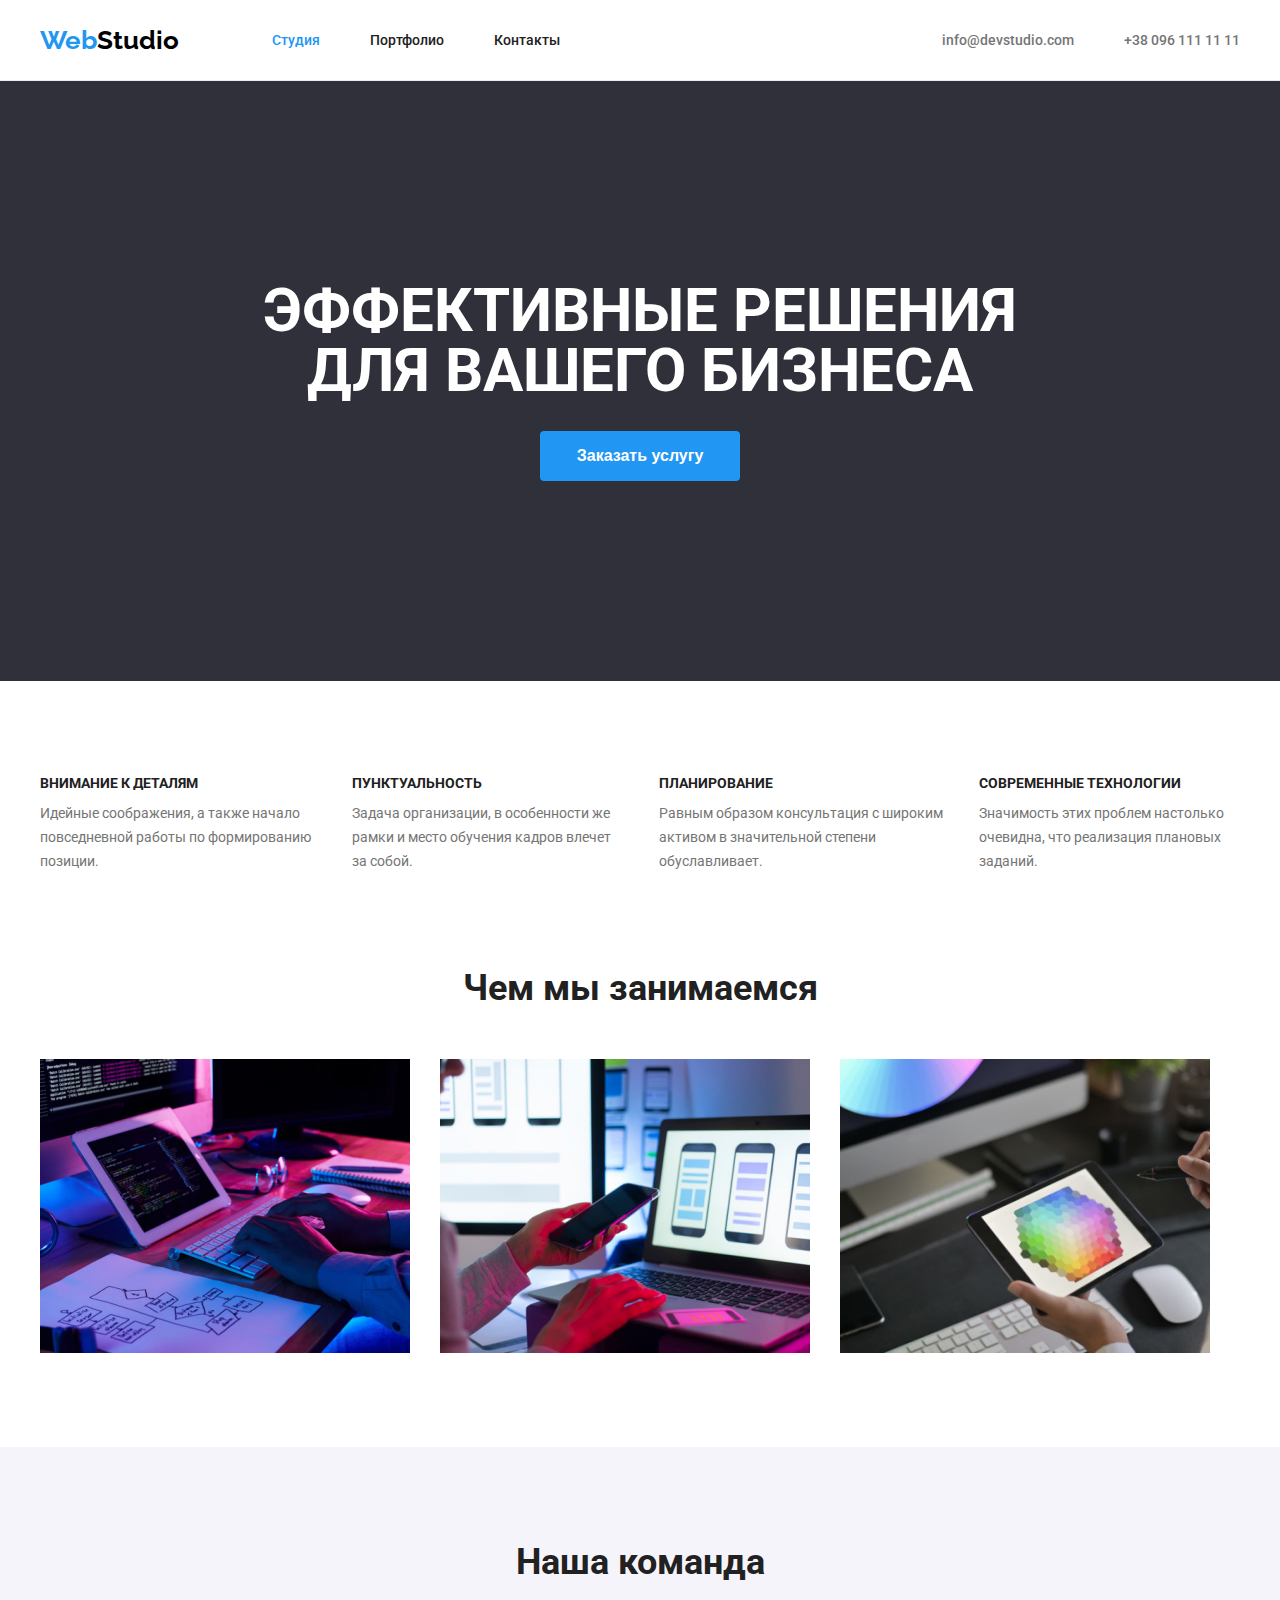
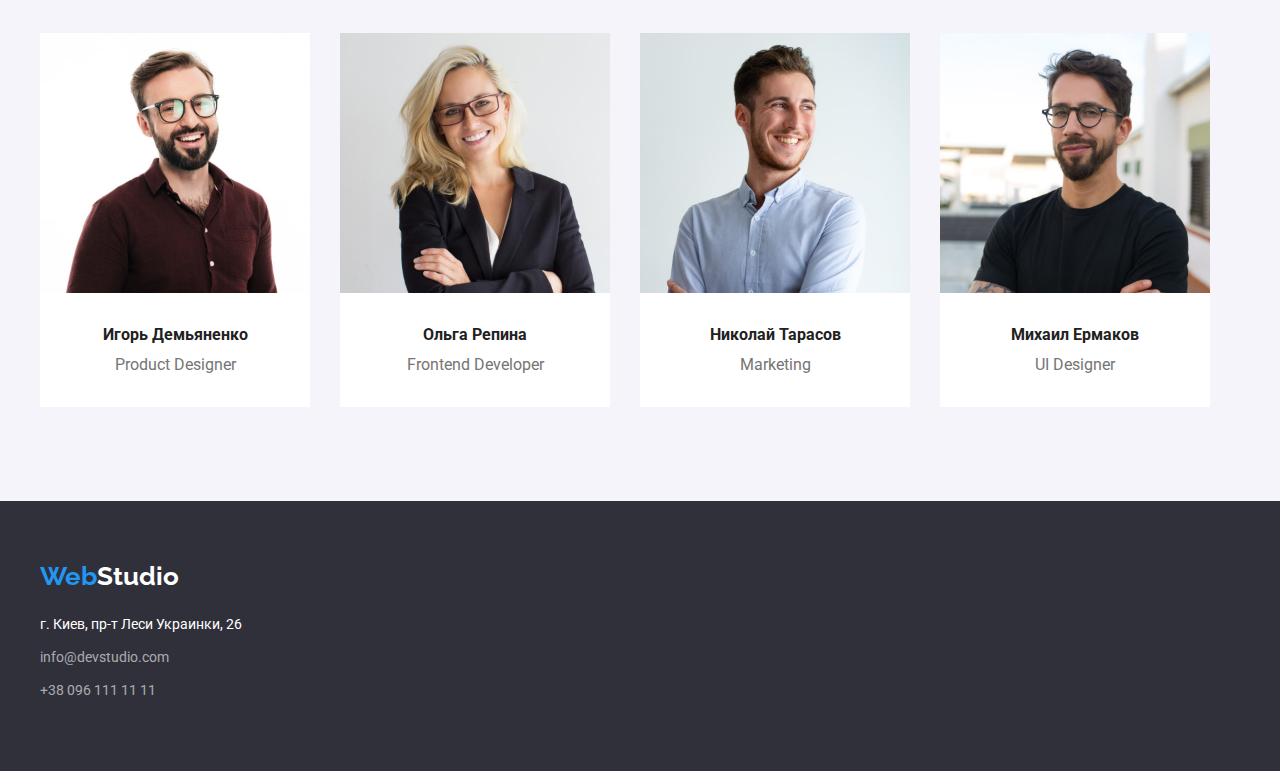
<file: index.html>
<!DOCTYPE html>
<html lang="ru">
  <head>
    <meta charset="UTF-8" />
    <meta name="viewport" content="width=device-width, initial-scale=1.0" />
    <title>WebStudio</title>
    <link rel="preconnect" href="https://fonts.gstatic.com">
    <link 
      href="https://fonts.googleapis.com/css2?family=Oleo+Script&family=Raleway:wght@700&family=Roboto:wght@400;500;700;900&display=swap"
      rel="stylesheet">
    <link 
      rel="stylesheet" href="https://cdnjs.cloudflare.com/ajax/libs/modern-normalize/1.0.0/modern-normalize.css"
      integrity="sha512-Zx6MlUMKSVJoQ+83OwhdILe8cSEsCzfqThJd7J/VA2UrK6Ctj85p+xzqfyuNXE5B1k25uUdmJ2OzItbBy9GHAQ=="
      crossorigin="anonymous" />  
    <link rel="stylesheet" href="./css/common-styles.css">
    <link rel="stylesheet" href="./css/index.css">
  </head>

<body>
    
    <!--navigation goit-markup-hw-03-->
    <header>
        <div class="container">
            <nav>
                <a href="/" class="logo-second-color"><span class="logo-accent">Web</span>Studio</a>

                <ul class="header-nav-menu">
                <li><a href="./index.html" class="current">Студия</a></li>
                <li><a href="./pages/portfolio.html">Портфолио</a></li>
                <li><a href="./pages/contacts.html">Контакты</a></li>
                </ul>
            </nav>

            <ul class="header-nav-text">
                <li>
                <a href="mailto:info@devstudio.com">info@devstudio.com</a>
                </li>
                <li>
                <a href="tel:+380961111111">+38 096 111 11 11</a>
                </li>
            </ul>
        </div>
    </header>

    <main>
      <!--hero section-->
    <section class="hero">
      <div class="container">
        <h1>Эффективные решения <br />для вашего бизнеса</h1>
        <button type="button">Заказать услугу</button>
      </div>
    </section>

      <!--Why we section-->
    <section class="why-we">
        <div class="container">
            <h2 class="visually-hidden">Why we</h2>
                <ul>
                <li>
                    <h3>Внимание к деталям</h3>
                    <p>
                        Идейные соображения, а также начало повседневной работы по
                        формированию позиции.
                    </p>
                </li>
                <li>
                    <h3>Пунктуальность</h3>
                    <p>
                        Задача организации, в особенности же рамки и место обучения
                        кадров влечет за собой.
                    </p>
                </li>
                <li>
                    <h3>Планирование</h3>
                    <p>
                        Равным образом консультация с широким активом в значительной
                        степени обуславливает.
                    </p>
                </li>
                <li>
                <h3>Современные технологии</h3>
                <p>
                    Значимость этих проблем настолько очевидна, что реализация
                    плановых заданий.
                </p>
                </li>
            </ul>
        </div>
    </section>

      <!--What are we doing section-->
    <section class="what-are-we-doing">
        <div class="container">
            <h2>Чем мы занимаемся</h2>
            <div class="images">
                <img src="./images/img1_o.jpg" alt="programer-working-his-desk-office" />
                <img src="./images/img2_o.jpg" alt="designers-are-developing-application-smartphones"/>
                <img src="./images/img3_o.jpg" alt="web-design-with-working-colour-selection-graphic-tablete"/>
            </div>
        </div>
    </section>

      <!--Our team section-->
    <section class="our-team">
        <div class="container">
            <h2>Наша команда</h2>
            <ul>
                <li>
                    <img src="./images/igor_dem_o.jpg" alt="photo of igor_dem" />
                    <h3>Игорь Демьяненко</h3>
                    <p>Product Designer</p>
                </li>
                <li>
                    <img src="./images/olga_rep_o.jpg" alt="photo of olga_rep" />
                    <h3>Ольга Репина</h3>
                    <p>Frontend Developer</p>
                </li>
                <li>
                    <img src="./images/nikolay_tar_o.jpg" alt="photo of nikolay_tar" />
                    <h3>Николай Тарасов</h3>
                    <p>Marketing</p>
                </li>
                <li>
                    <img src="./images/mikhail_erm_o.jpg" alt="photo of mikhail_erm" />
                    <h3>Михаил Ермаков</h3>
                    <p>UI Designer</p>
                </li>
            </ul>
        </div>
    </section>

    </main>

    <!--Footer section-->
    <footer>
        <div class="container">
            <a href="/" class="logo-second-color"><span class="logo-accent">Web</span>Studio</a>
            <address>
            <p>г. Киев, пр-т Леси Украинки, 26</p>
            <a href="mailto:info@devstudio.com">info@devstudio.com</a>
            <a href="tel:+380961111111">+38 096 111 11 11</a>
            </address>
        </div>
    </footer>

</body>

</html>
</file>
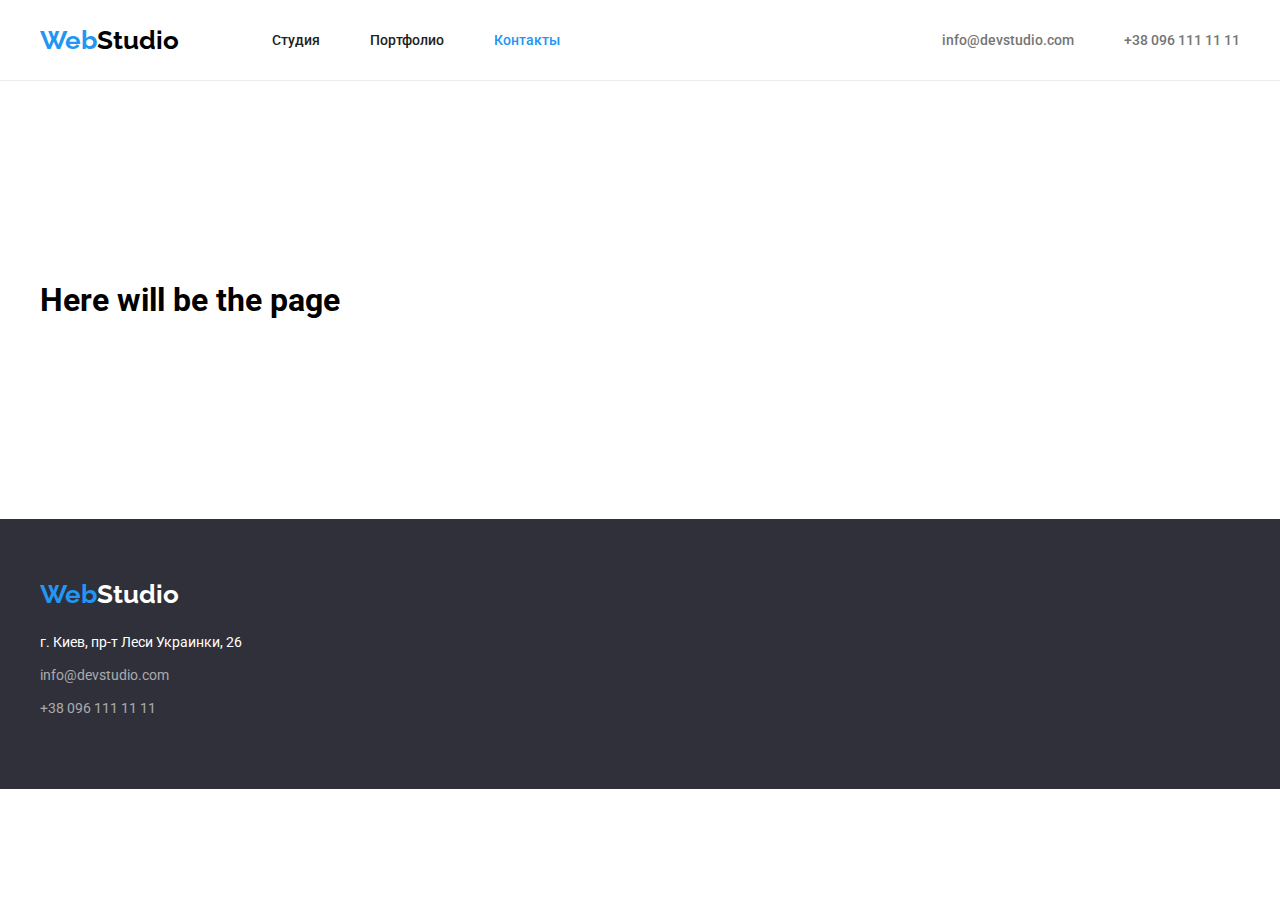
<file: pages/contacts.html>
<!DOCTYPE html>
<html lang="ru">

<head>
    <meta charset="UTF-8" />
    <meta name="viewport" content="width=device-width, initial-scale=1.0" />
    <title>WebStudio</title>
    <link rel="preconnect" href="https://fonts.gstatic.com">
    <link
        href="https://fonts.googleapis.com/css2?family=Oleo+Script&family=Raleway:wght@700&family=Roboto:wght@400;500;700;900&display=swap"
        rel="stylesheet">
    <link rel="stylesheet" href="https://cdnjs.cloudflare.com/ajax/libs/modern-normalize/1.0.0/modern-normalize.css"
        integrity="sha512-Zx6MlUMKSVJoQ+83OwhdILe8cSEsCzfqThJd7J/VA2UrK6Ctj85p+xzqfyuNXE5B1k25uUdmJ2OzItbBy9GHAQ=="
        crossorigin="anonymous" />
    <link rel="stylesheet" href="../css/common-styles.css">
    <link rel="stylesheet" href="../css/contacts.css">
</head>

<body>

    <!--navigation-->
    <header>
        <div class="container">
            <nav>
                <a href="/" class="logo-second-color"><span class="logo-accent">Web</span>Studio</a>
    
                <ul class="header-nav-menu">
                    <li><a href="../index.html">Студия</a></li>
                    <li><a href="../pages/portfolio.html" >Портфолио</a></li>
                    <li><a href="../pages/contacts.html" class="current">Контакты</a></li>
                </ul>
            </nav>
    
            <ul class="header-nav-text">
                <li>
                    <a href="mailto:info@devstudio.com">info@devstudio.com</a>
                </li>
                <li>
                    <a href="tel:+380961111111">+38 096 111 11 11</a>
                </li>
            </ul>
        </div>
    </header>

    <main>
        <h1 class="container"> Here will be the page</h1>
    </main>
        <!--Footer section-->
    <footer>
        <div class="container">
            <a href="/" class="logo-second-color"><span class="logo-accent">Web</span>Studio</a>
            <address>
                <p>г. Киев, пр-т Леси Украинки, 26</p>
                <a href="mailto:info@devstudio.com">info@devstudio.com</a>
                <a href="tel:+380961111111">+38 096 111 11 11</a>
            </address>
        </div>
    </footer>

</body>

</html>
</file>
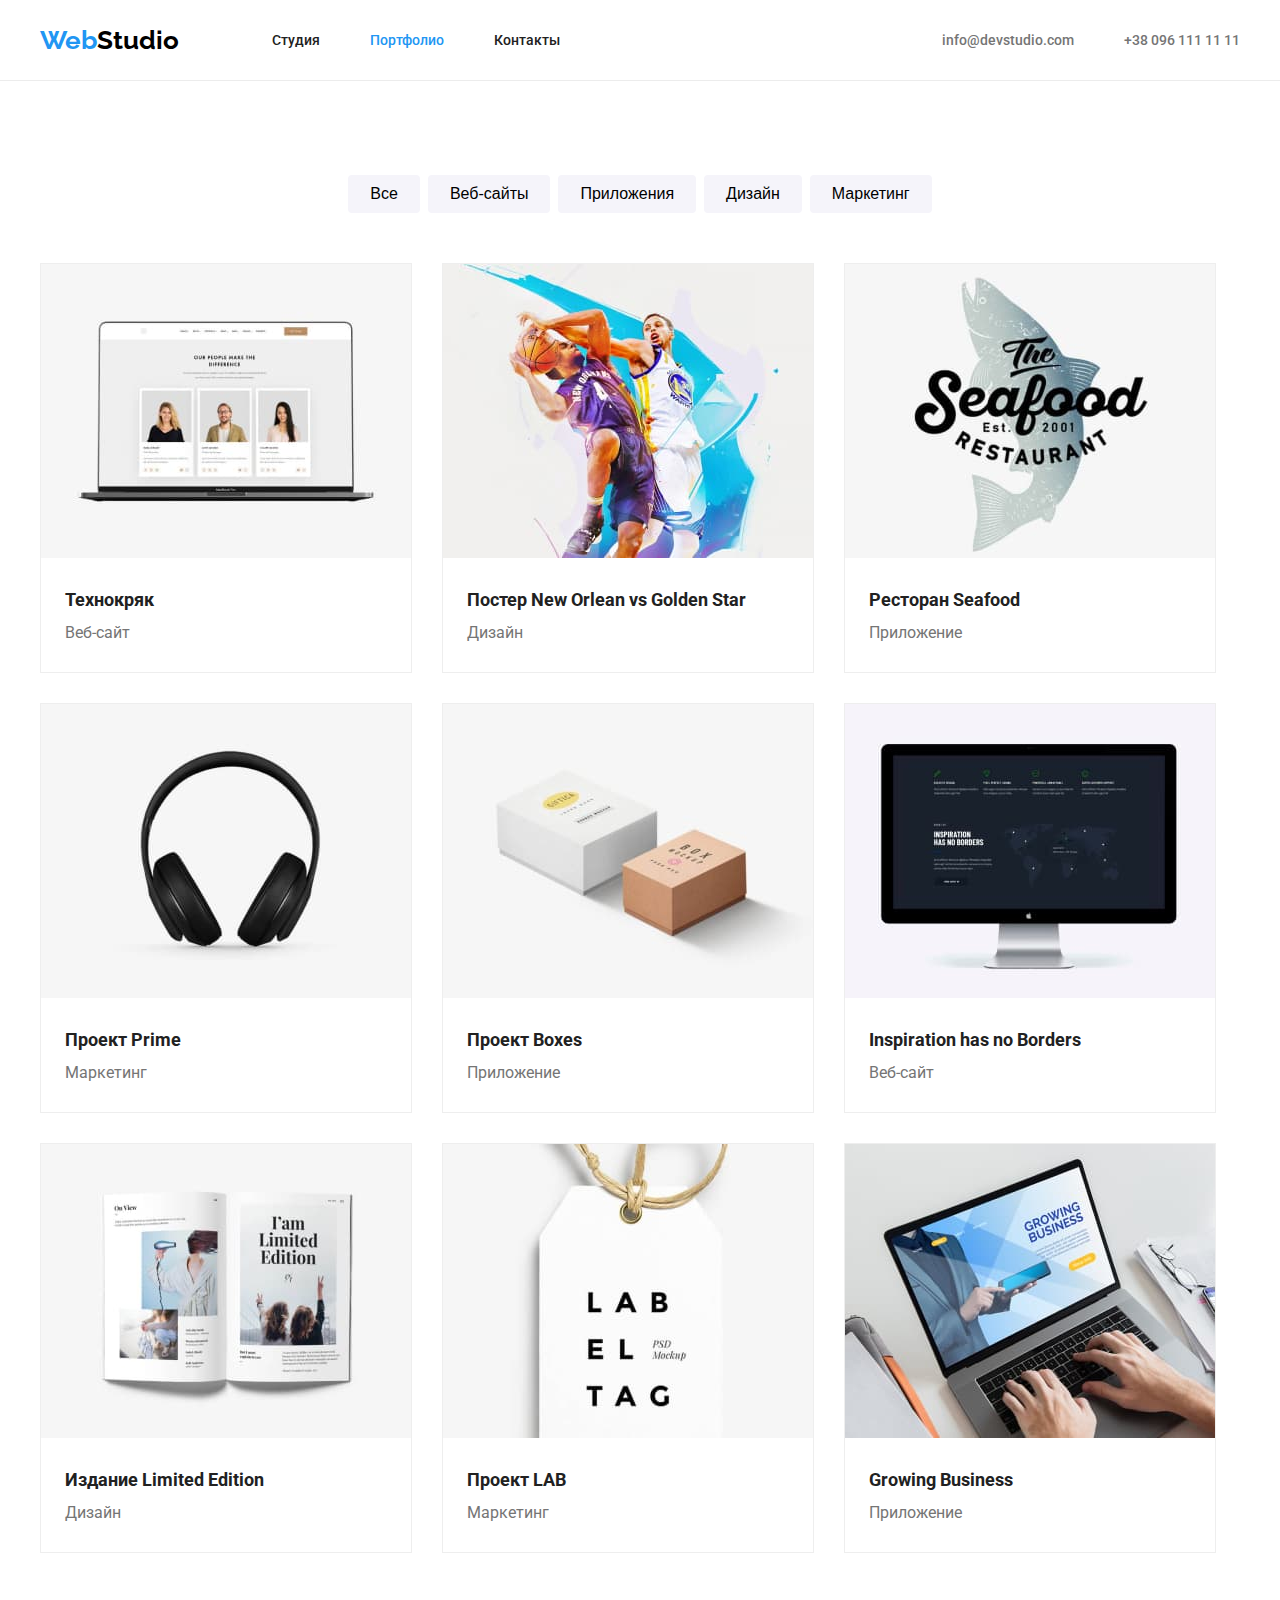
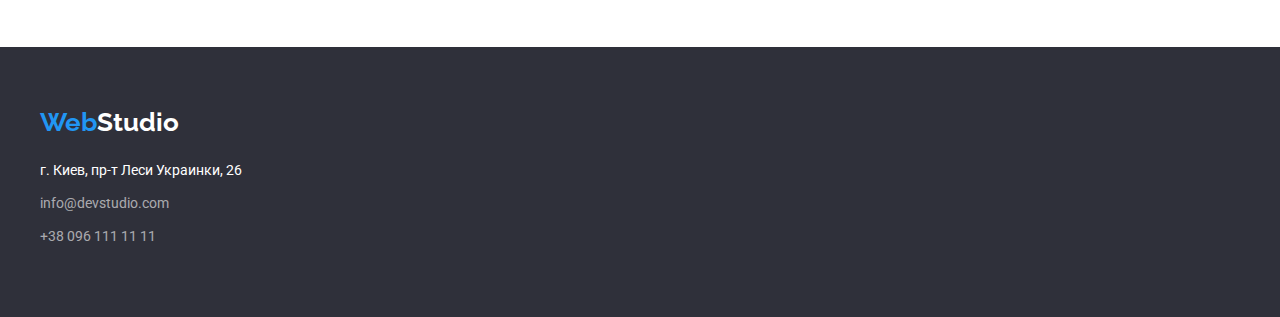
<file: pages/portfolio.html>
<!DOCTYPE html>
<html lang="ru">

<head>
    <meta charset="UTF-8" />
    <meta name="viewport" content="width=device-width, initial-scale=1.0" />
    <title>WebStudio</title>
    <link rel="preconnect" href="https://fonts.gstatic.com">
    <link
        href="https://fonts.googleapis.com/css2?family=Oleo+Script&family=Raleway:wght@700&family=Roboto:wght@400;500;700;900&display=swap"
        rel="stylesheet">
    <link rel="stylesheet" href="https://cdnjs.cloudflare.com/ajax/libs/modern-normalize/1.0.0/modern-normalize.css"
        integrity="sha512-Zx6MlUMKSVJoQ+83OwhdILe8cSEsCzfqThJd7J/VA2UrK6Ctj85p+xzqfyuNXE5B1k25uUdmJ2OzItbBy9GHAQ=="
        crossorigin="anonymous" />
    <link rel="stylesheet" href="../css/common-styles.css">
    <link rel="stylesheet" href="../css/portfolio.css">
</head>

<body>

    <!--navigation-->
    <header>
        <div class="container">
            <nav>
                <a href="/" class="logo-second-color"><span class="logo-accent">Web</span>Studio</a>
        
                <ul class="header-nav-menu">
                    <li><a href="../index.html" >Студия</a></li>
                    <li><a href="../pages/portfolio.html" class="current">Портфолио</a></li>
                    <li><a href="../pages/contacts.html">Контакты</a></li>
                </ul>
            </nav>
    
            <ul class="header-nav-text">
                <li>
                    <a href="mailto:info@devstudio.com">info@devstudio.com</a>
                </li>
                <li>
                    <a href="tel:+380961111111">+38 096 111 11 11</a>
                </li>
            </ul>
        </div>
    </header>

    <main class="container">
        
        <div>
            <h1 class="visually-hidden">Portfolio</h1>
        </div>

        <div class="filter">
            <h2 class="visually-hidden">filter</h2>
            <ul class="ul-filter">
                <li><button type="button">Все</button></li>
                <li><button type="button">Веб-сайты</button></li>
                <li><button type="button">Приложения</button></li>
                <li><button type="button">Дизайн</button></li>
                <li><button type="button">Маркетинг</button></li>
            </ul>
        </div>

        <div class="cards">
            
            <h2 class="visually-hidden">our projects</h2>
            
            <ul class="ul-cards">
                <li class="li-card">
                    <a href="/">
                        <img src="../images/techno_o.jpg" alt="Технокряк">
                        <div class="li-container">
                            <h3>Технокряк</h3>
                            <p>Веб-сайт</p>
                        </div>
                    </a>
                </li>
                <li class="li-card">
                    <a href="/">
                        <img src="../images/poster_o.jpg" alt="Постер New Orlean vs Golden Star">
                        <div class="li-container">
                            <h3>Постер New Orlean vs Golden Star</h3>
                            <p>Дизайн</p>
                        </div>
                    </a>
                </li>
                <li class="li-card">
                    <a href="/">
                        <img src="../images/seafood_o.jpg" alt="Seafood">
                        <div class="li-container">
                            <h3>Ресторан Seafood</h3>
                            <p>Приложение</p>
                        </div>
                    </a>
                </li>
                <li class="li-card">
                    <a href="/">
                        <img src="../images/prime_o.jpg" alt="Prime">
                        <div class="li-container">
                            <h3>Проект Prime</h3>
                            <p>Маркетинг</p>
                        </div>
                    </a>
                </li>
                <li class="li-card">
                    <a href="/">
                        <img src="../images/box_o.jpg" alt="Boxes">
                        <div class="li-container">
                            <h3>Проект Boxes</h3>
                            <p>Приложение</p>
                        </div>
                    </a>
                </li>
                <li class="li-card">
                    <a href="/">
                        <img src="../images/inspiration_o.jpg" alt="Inspiration">
                        <div class="li-container">
                            <h3>Inspiration has no Borders</h3>
                            <p>Веб-сайт</p>
                        </div>
                    </a>
                </li>
                <li class="li-card">
                    <a href="/">
                        <img src="../images/limited_o.jpg" alt="Limited Edition">
                        <div class="li-container">
                            <h3>Издание Limited Edition</h3>
                            <p>Дизайн</p>
                        </div>
                    </a>
                </li>
                <li class="li-card">
                    <a href="/">
                        <img src="../images/lab_o.jpg" alt="LAB">
                        <div class="li-container">
                            <h3>Проект LAB</h3>
                            <p>Маркетинг</p>
                        </div>
                    </a>
                </li>
                <li class="li-card">
                    <a href="/">
                        <img src="../images/growning_o.jpg" alt="Growing Business"> 
                        <div class="li-container">
                            <h3>Growing Business</h3>
                            <p>Приложение</p>
                        </div>
                    </a>
                </li>
            </ul>
        </div>

    </main>

    <!--Footer section-->
    <footer>
        <div class="container">
            <a href="/" class="logo-second-color"><span class="logo-accent">Web</span>Studio</a>
            <address>
                <p>г. Киев, пр-т Леси Украинки, 26</p>
                <a href="mailto:info@devstudio.com">info@devstudio.com</a>
                <a href="tel:+380961111111">+38 096 111 11 11</a>
            </address>
        </div>
    </footer>

</body>

</html>
</file>
<file: css/common-styles.css>
:root {
    --white: #ffffff;
    --accent-blue: #2196f3;
    --accent-blue-active: #188ce8;
    --logo-black: #000000;
    --font-black: #212121;
    --font-grey: #757575;
    --line-grey: #ececec;
    --background-navy: #2f303a;
    --white-op60: #ffffff99;
    --backgroud-grey: #f5f4fa;
}

*,
::after,
::before {
    margin: 0;
    padding: 0;
}

ul {
    list-style: none;
}

address {
    font-style: normal;
}

a {
    text-decoration: none;
}

body {
    font-family: roboto, sans-serif;
}

button {
    border: none;
}

.visually-hidden {
    position: absolute;
    width: 1px;
    height: 1px;
    margin: -1px;
    border: 0;
    padding: 0;

    white-space: nowrap;
    clip-path: inset(100%);
    clip: rect(0 0 0 0);
    overflow: hidden;
}

.logo-accent {
    color: var(--accent-blue);
}

header {
    border-bottom: 1px solid var(--line-grey);
}

header .logo-second-color {
    color: var(--logo-black);
}

footer .logo-second-color {
    color: var(--white);
}

.logo-second-color {
    font-family: Raleway, sans-serif;
    font-weight: 700;
    font-style: normal;
    font-size: 26px;
    line-height: 31px;
}

footer .logo-second-color {
    display: block;
    padding-bottom: 20px;
}

address p,
address a {
    display: block;
    margin-bottom: 9px;
}

.header-nav-menu a {
    color: var(--font-black);
    font-weight: 500;
    font-style: normal;
    font-size: 14px;
}

.header-nav-text a {
    color: var(--font-grey);
    font-weight: 500;
    font-style: normal;
    font-size: 14px;
}

.header-nav-menu a:hover,
.header-nav-text a:hover,
.header-nav-menu .current {
    color: var(--accent-blue);
}

h2,
h3 {
    color: var(--font-black);
}

h2 {
    font-weight: 700;
    font-style: normal;
    font-size: 36px;
    line-height: 42px;
}

h3 {
    font-weight: 700;
    font-style: normal;
    font-size: 14px;
    line-height: 16px;
}

p {
    color: var(--font-grey);
    font-weight: 400;
    font-style: normal;
    font-size: 14px;
    line-height: 24px;
}

header .container,
.header-nav-menu,
.header-nav-text,
.container nav {
    display: flex;
    align-items: center;
}

footer {
    background-color: var(--background-navy);
    font-weight: 400;
    font-style: normal;
    font-size: 14px;
    line-height: 24px;
    padding-bottom: 60px;
    padding-top: 60px;
}

footer p {
    color: var(--white);
}

footer a {
    color: var(--white-op60);
}

.container {
    margin-left: auto;
    margin-right: auto;
    max-width: 1200px;
    padding-left: 15px;
    padding-right: 15px;
}

.header-nav-menu {
    margin-left: 93px;
}

.header-nav-menu li:not(:first-child),
.header-nav-text li:not(:first-child) {
    margin-left: 50px;
    white-space: nowrap;
}

.header-nav-text {
    margin-left: auto;
}

.header-nav-menu a,
.header-nav-text a {
    display: block;
    padding-top: 32px;
    padding-bottom: 32px;
}

/* .container,
.header-nav-menu,
.header-nav-text {
    outline: crimson solid 1px;
} */
</file>
<file: css/index.css>
.hero {
    background-color: var(--background-navy);
    color: var(--white);
    font-weight: 900;
    font-style: normal;
    font-size: 30px;
    line-height: 60px;
    min-height: 600px;
    max-width: 1600px;
    text-align: center;
    display: flex;
    align-items: center;
    justify-content: center;
    margin-left: auto;
    margin-right: auto;
    text-transform: uppercase;
}

.hero button {
    color: inherit;
    background-color: var(--accent-blue);
    font-weight: 700;
    font-style: normal;
    font-size: 16px;
    line-height: 30px;
    min-width: 200px;
    min-height: 50px;
    border-radius: 4px;
    margin-top: 30px;
}

.hero button:hover {
    color: inherit;
    background-color: var(--accent-blue-active);
}

.our-team {
    background-color: var(--backgroud-grey);
}

.why-we ul {
    display: flex;
}

.why-we li {
    width: calc(100% / 4 - 30);
    margin-right: 30px;
}

.why-we li:last-child {
    margin-right: 0px;
}

.why-we,
.what-are-we-doing,
.our-team {
    padding-top: 94px;
}

.why-we h3 {
    padding-bottom: 10px;
    text-transform: uppercase;
}

/* .why-we ul,
.why-we li,
.what-are-we-doing img,
.our-team li {
    outline: 1px solid darkcyan;
} */

.what-are-we-doing .images {
    display: flex;
    padding-top: 50px;
}

.what-are-we-doing,
.our-team {
    text-align: center;
}

.what-are-we-doing img {
    width: calc(100% / 3 - 30px);
    margin-right: 30px;
}

.what-are-we-doing img:last-child {
    margin-right: 0px;
}

.what-are-we-doing,
.our-team {
    padding-bottom: 94px;
}

.our-team ul {
    display: flex;
    padding-top: 50px;
}

.our-team li {
    width: calc(100% / 4 - 30px);
    margin-right: 30px;
    background-color: var(--white);
}

.our-team li:last-child {
    margin-right: 0px;
}

.our-team img {
    width: 100%;
}

.our-team h3 {
    font-size: 16px;
    padding-bottom: 10px;
}

.our-team p,
.our-team img {
    font-size: 16px;
    padding-bottom: 30px;
}
</file>
<file: css/contacts.css>
h1 {
    padding-top: 200px;
    padding-bottom: 200px;
}
</file>
<file: css/portfolio.css>
button {
    background-color: var(--backgroud-grey);
    font-weight: 500;
    font-style: normal;
    font-size: 16px;
    line-height: 26px;
    border-radius: 4px;
    padding-left: 22px;
    padding-right: 22px;
    padding-top: 6px;
    padding-bottom: 6px;
}

button:hover,
button:active,
button:focus {
    background-color: var(--accent-blue);
    color: var(--white);
    font-weight: 500;
    font-style: normal;
    font-size: 16px;
    line-height: 26px;
    letter-spacing: 3%;
    text-align: center;
}

main {
    padding-top: 94px;
    padding-bottom: 94px;
}

.filter {
    padding-bottom: 50px;
}

.ul-filter {
    display: flex;
    justify-content: center;
}

.filter li:not(:last-child) {
    margin-right: 8px;
}

/* .ul-cards,
.cards li,
.ul-filter {
    outline: 1px solid darkcyan;
} */

.li-card a {
    display: flex;
    flex-flow: column;
}

.ul-cards {
    display: flex;
    flex-wrap: wrap;
}

.cards li {
    width: calc(100% / 3 - 30px);
    margin-right: 30px;
    margin-bottom: 30px;
    border: 1px solid #eeeeee;
}

.cards li:nth-child(3n) {
    margin-right: 0px;
}

.cards li:nth-last-child(-n + 3) {
    margin-bottom: 0px;
}

.cards img {
    width: 100%;
}

.li-container {
    padding-left: 24px;
    padding-right: 24px;
    padding-top: 24px;
    padding-bottom: 24px;
}

h3 {
    font-size: 18px;
    line-height: 36px;
}

.li-container > p {
    font-size: 16px;
    line-height: 30px;
}
</file>
